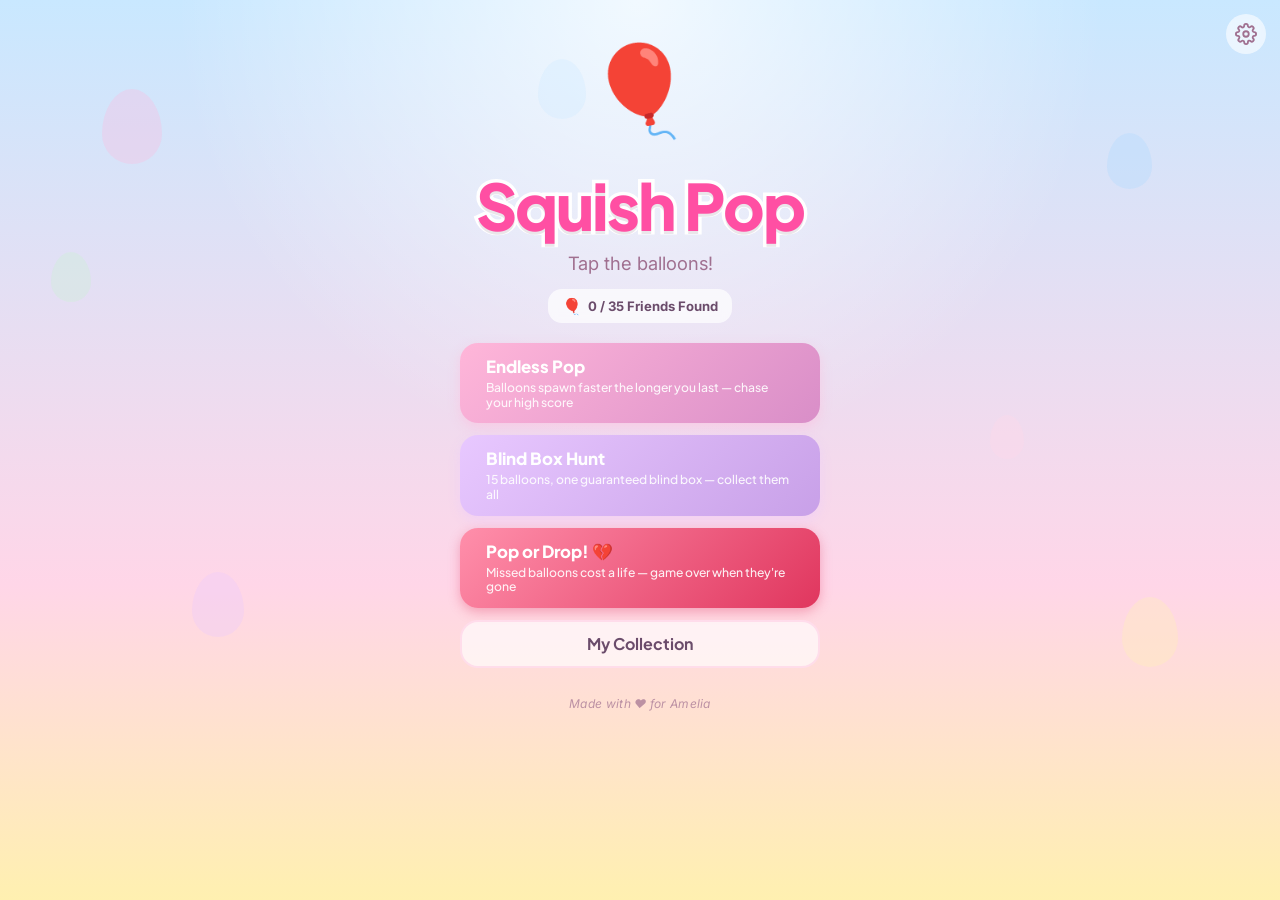
<file: index.html>
<!DOCTYPE html>
<html lang="en">
<head>
  <meta charset="UTF-8">
  <meta name="viewport" content="width=device-width, initial-scale=1.0, user-scalable=no, viewport-fit=cover">
  <title>Squish Pop</title>
  <meta name="theme-color" content="#FFB6D9">
  <meta name="mobile-web-app-capable" content="yes">
  <meta name="apple-mobile-web-app-capable" content="yes">
  <meta name="apple-mobile-web-app-status-bar-style" content="default">
  <link rel="preconnect" href="https://fonts.googleapis.com">
  <link rel="preconnect" href="https://fonts.gstatic.com" crossorigin>
  <link href="https://fonts.googleapis.com/css2?family=Inter:wght@400;500;600;700;800&family=Plus+Jakarta+Sans:wght@600;700;800&display=swap" rel="stylesheet">
  <link rel="manifest" href="manifest.json">
  <link rel="stylesheet" href="style.css">
</head>
<body>

  <!-- Menu Screen -->
  <div id="screen-menu" class="screen active">
    <div class="menu-deco" aria-hidden="true">
      <div class="menu-balloon menu-balloon-1"></div>
      <div class="menu-balloon menu-balloon-2"></div>
      <div class="menu-balloon menu-balloon-3"></div>
      <div class="menu-balloon menu-balloon-4"></div>
      <div class="menu-balloon menu-balloon-5"></div>
      <div class="menu-balloon menu-balloon-6"></div>
      <div class="menu-balloon menu-balloon-7"></div>
    </div>
    <button class="btn-settings-cog" id="btn-settings" aria-label="Settings">
      <svg viewBox="0 0 24 24" width="22" height="22" fill="none" stroke="currentColor" stroke-width="2" stroke-linecap="round" stroke-linejoin="round"><circle cx="12" cy="12" r="3"/><path d="M19.4 15a1.65 1.65 0 00.33 1.82l.06.06a2 2 0 01-2.83 2.83l-.06-.06a1.65 1.65 0 00-1.82-.33 1.65 1.65 0 00-1 1.51V21a2 2 0 01-4 0v-.09A1.65 1.65 0 009 19.4a1.65 1.65 0 00-1.82.33l-.06.06a2 2 0 01-2.83-2.83l.06-.06A1.65 1.65 0 004.68 15a1.65 1.65 0 00-1.51-1H3a2 2 0 010-4h.09A1.65 1.65 0 004.6 9a1.65 1.65 0 00-.33-1.82l-.06-.06a2 2 0 012.83-2.83l.06.06A1.65 1.65 0 009 4.68a1.65 1.65 0 001-1.51V3a2 2 0 014 0v.09a1.65 1.65 0 001 1.51 1.65 1.65 0 001.82-.33l.06-.06a2 2 0 012.83 2.83l-.06.06A1.65 1.65 0 0019.4 9a1.65 1.65 0 001.51 1H21a2 2 0 010 4h-.09a1.65 1.65 0 00-1.51 1z"/></svg>
    </button>
    <div class="menu-logo">🎈</div>
    <h1 class="title bubble-text">Squish Pop</h1>
    <p class="subtitle">Tap the balloons!</p>
    <div id="menu-stats" class="menu-stats"></div>
    <div class="menu-buttons">
      <button class="btn btn-primary btn-mode" id="btn-endless">
        <span class="btn-mode-title">Endless Pop</span>
        <span class="btn-mode-desc">Balloons spawn faster the longer you last — chase your high score</span>
      </button>
      <button class="btn btn-secondary btn-mode" id="btn-hunt">
        <span class="btn-mode-title">Blind Box Hunt</span>
        <span class="btn-mode-desc">15 balloons, one guaranteed blind box — collect them all</span>
      </button>
      <button class="btn btn-lives btn-mode" id="btn-lives">
        <span class="btn-mode-title">Pop or Drop! 💔</span>
        <span class="btn-mode-desc">Missed balloons cost a life — game over when they're gone</span>
      </button>
      <button class="btn btn-ghost" id="btn-album">My Collection</button>
    </div>
    <div class="menu-footer">Made with ❤️ for Amelia</div>
  </div>

  <!-- Game Screen -->
  <div id="screen-game" class="screen">
    <div class="game-hud">
      <button class="btn-back" id="btn-back-game">←</button>
      <div class="score-display">
        <span id="score">0</span>
        <span class="score-label">pops</span>
      </div>
      <div class="hud-right">
        <div class="lives-display hidden" id="lives-display"></div>
        <div class="hud-mode" id="hud-mode"></div>
      </div>
    </div>
    <div class="combo-display" id="combo-display"></div>
    <div id="game-area"></div>
    <div id="mascot">🐾</div>

    <!-- Blind Box Reveal Modal -->
    <div id="collect-reveal" class="modal-overlay hidden">
      <div class="modal-card">
        <div class="modal-sparkles">✨✨✨</div>
        <div id="collect-new" class="collect-new-badge" style="display:none">NEW!</div>
        <div id="collect-emoji" class="collect-emoji">🐱</div>
        <div id="collect-name" class="collect-name">Galaxy Kitten</div>
        <div id="collect-rarity" class="collect-rarity">Ultra Rare!</div>
        <div class="collect-auto-close">Added to album ✨</div>
      </div>
    </div>

    <!-- Round End / Game Over Modal -->
    <div id="round-end" class="modal-overlay hidden">
      <div class="modal-card">
        <div id="round-end-emoji" style="font-size:3rem">🎉</div>
        <h2 id="round-end-title">Round over!</h2>
        <p id="round-score-text"></p>
        <button class="btn btn-primary" id="btn-play-again">Play Again</button>
        <button class="btn btn-ghost" id="btn-to-menu">Menu</button>
      </div>
    </div>
  </div>

  <!-- Album Screen -->
  <div id="screen-album" class="screen screen-scroll">
    <div class="screen-header">
      <button class="btn-back" id="btn-back-album">←</button>
      <h2 class="bubble-text">My Collection</h2>
    </div>
    <div id="album-progress" class="album-progress"></div>
    <div id="album-grid" class="album-grid"></div>
  </div>

  <!-- Settings Screen -->
  <div id="screen-settings" class="screen screen-scroll">
    <div class="screen-header">
      <button class="btn-back" id="btn-back-settings">←</button>
      <h2 class="bubble-text">Settings</h2>
    </div>
    <div class="settings-list">
      <label class="setting-row">
        <span>Sound effects</span>
        <input type="checkbox" id="toggle-sound" checked>
      </label>
      <div class="setting-row">
        <span>Difficulty</span>
        <select id="select-difficulty">
          <option value="easy">Easy 🌸</option>
          <option value="normal" selected>Normal ✨</option>
          <option value="hard">Hard 🔥</option>
        </select>
      </div>
    </div>
  </div>

  <script src="js/storage.js"></script>
  <script src="js/audio.js"></script>
  <script src="js/collectibles.js"></script>
  <script src="js/game.js"></script>
  <script src="js/album.js"></script>
  <script src="js/app.js"></script>
</body>
</html>
</file>
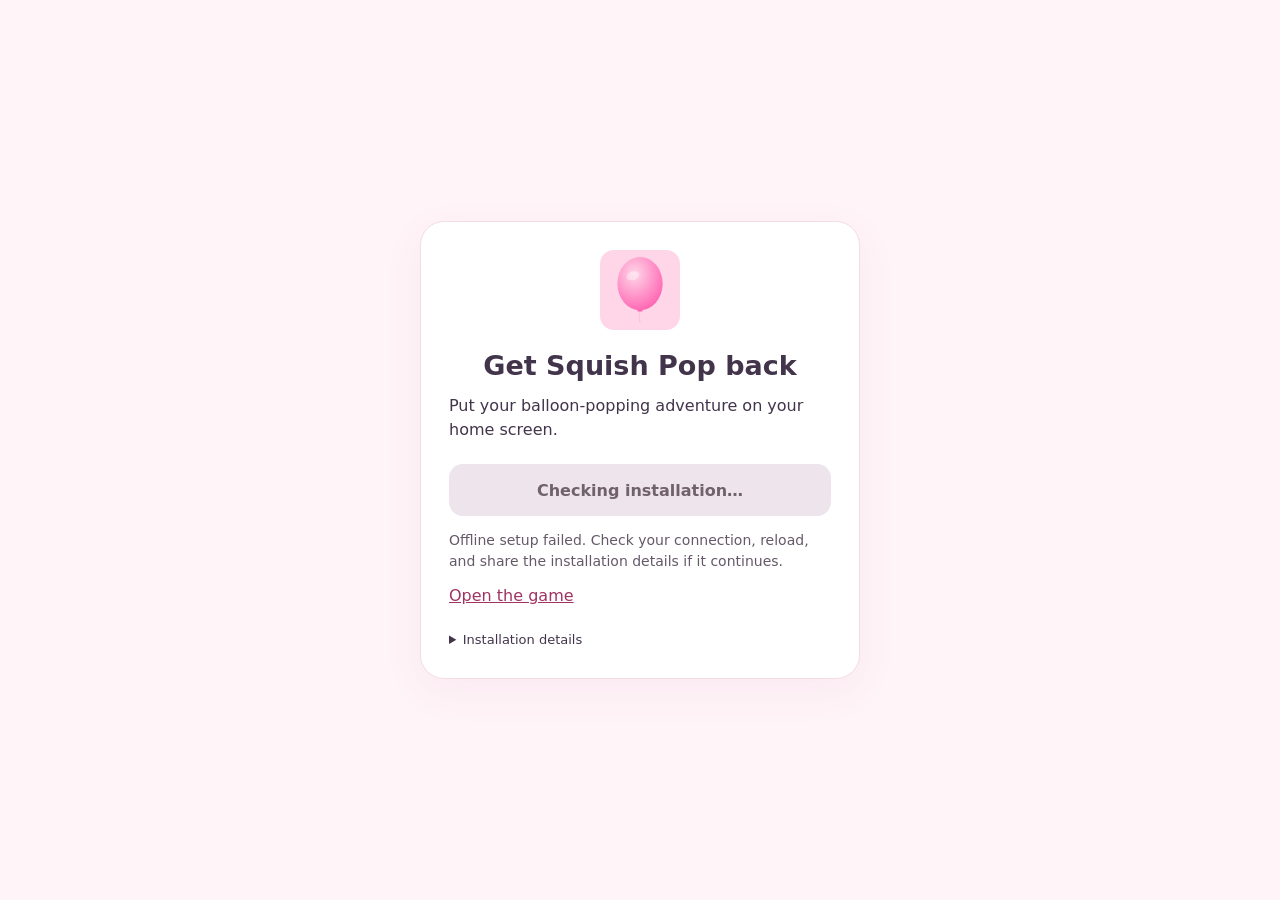
<file: install.html>
<!doctype html>
<html lang="en">
<head>
  <meta charset="UTF-8">
  <meta name="viewport" content="width=device-width, initial-scale=1, viewport-fit=cover">
  <meta name="theme-color" content="#FFB6D9">
  <link rel="manifest" href="manifest.json">
  <link rel="icon" href="icons/icon.svg" type="image/svg+xml">
  <title>Install Squish Pop</title>
  <style>
    * { box-sizing: border-box; }
    body { margin: 0; min-height: 100dvh; display: grid; place-items: center; padding: 24px; background: #fff4f8; color: #42344b; font: 16px/1.5 system-ui, sans-serif; }
    main { width: 100%; max-width: 440px; padding: 28px; background: #fff; border: 1px solid #f4dce7; border-radius: 24px; box-shadow: 0 12px 40px #a5557910; }
    .icon { width: 80px; height: 80px; display: block; margin: 0 auto 20px; }
    h1 { font-size: 27px; line-height: 1.2; margin: 0 0 12px; text-align: center; }
    p { margin: 12px 0; }
    button { display: block; width: 100%; min-height: 52px; margin: 22px 0 14px; border: 0; border-radius: 14px; padding: 12px; background: #d9538b; color: #fff; font: 700 16px system-ui, sans-serif; cursor: pointer; }
    button:disabled { background: #eee4eb; color: #70616b; cursor: default; }
    button:focus-visible, a:focus-visible { outline: 3px solid #7357aa; outline-offset: 4px; }
    #status { color: #655969; font-size: 14px; }
    a { color: #9f3462; }
    details { margin-top: 22px; font-size: 13px; }
    pre { white-space: pre-wrap; overflow-wrap: anywhere; background: #faf4f7; padding: 12px; border-radius: 10px; }
  </style>
</head>
<body>
  <main>
    <img class="icon" src="icons/icon.svg" alt="" width="80" height="80">
    <h1>Get Squish Pop back</h1>
    <p>Put your balloon-popping adventure on your home screen.</p>
    <button id="install" type="button" disabled>Checking installation…</button>
    <p id="status" role="status">Keep this page open while Chrome checks whether it can offer installation.</p>
    <p><a href="./">Open the game</a></p>
    <details><summary>Installation details</summary><pre id="out"></pre></details>
  </main>
  <script>
    const button = document.getElementById('install');
    const status = document.getElementById('status');
    const out = document.getElementById('out');
    const log = (message) => { out.textContent += message + '\n'; };
    let pendingInstall;
    let installationReported = false;

    window.addEventListener('beforeinstallprompt', (event) => {
      event.preventDefault();
      pendingInstall = event;
      button.disabled = false;
      button.textContent = 'Install Squish Pop';
      status.textContent = 'Ready! Tap Install Squish Pop to open Chrome’s direct installation prompt.';
      log('beforeinstallprompt received');
    });

    window.addEventListener('appinstalled', () => {
      installationReported = true;
      pendingInstall = null;
      button.disabled = true;
      button.textContent = 'Installation reported';
      status.textContent = 'Chrome reported installation. Look for Squish Pop in your app list and open it from there.';
      log('appinstalled received');
    });

    button.addEventListener('click', async () => {
      if (!pendingInstall) return;
      const event = pendingInstall;
      pendingInstall = null;
      button.disabled = true;
      button.textContent = 'Opening installation…';
      try {
        await event.prompt();
        const choice = await event.userChoice;
        log('direct prompt outcome: ' + choice.outcome);
        if (!installationReported) {
          button.textContent = 'Reload to try again';
          status.textContent = choice.outcome === 'accepted'
            ? 'Installation accepted. Wait for Chrome to finish, then check your app list. Acceptance alone does not confirm completion.'
            : 'The prompt was dismissed. Reload this page to try again.';
        }
      } catch (error) {
        log('direct prompt failed: ' + error);
        button.textContent = 'Reload to try again';
        status.textContent = 'Chrome could not open the prompt. Reload and try again, or share the installation details below.';
      }
    });

    log('URL: ' + location.href);
    log('Browser: ' + navigator.userAgent);
    log('Secure context: ' + window.isSecureContext);
    if ('serviceWorker' in navigator) {
      navigator.serviceWorker.register('sw.js').then((registration) => {
        log('Service worker scope: ' + registration.scope);
        return registration.update();
      }).catch((error) => {
        log('Service worker failed: ' + error);
        if (!pendingInstall && !installationReported) status.textContent = 'Offline setup failed. Check your connection, reload, and share the installation details if it continues.';
      });
    } else log('Service workers unsupported');

    setTimeout(() => {
      if (pendingInstall || installationReported) return;
      button.textContent = 'Waiting for Chrome…';
      status.textContent = 'Chrome has not offered a direct prompt yet. Open the game, then return and reload this page. If it still waits, share the installation details below. This does not prove the app is already installed.';
      log('No direct prompt observed after 12 seconds');
    }, 12000);
  </script>
</body>
</html>
</file>
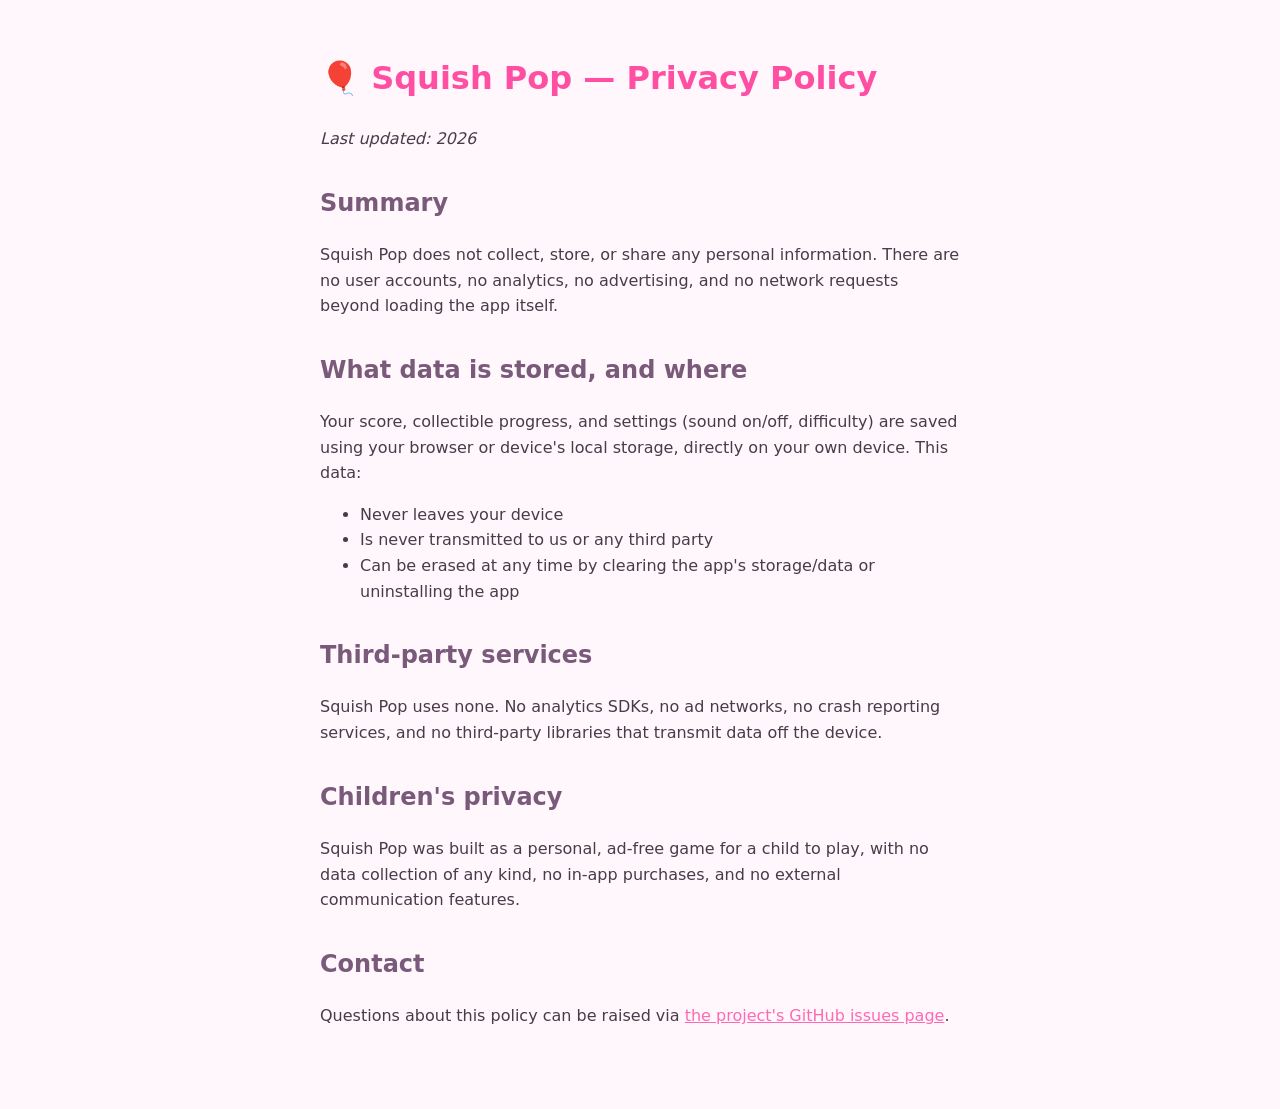
<file: privacy.html>
<!DOCTYPE html>
<html lang="en">
<head>
  <meta charset="UTF-8">
  <meta name="viewport" content="width=device-width, initial-scale=1.0">
  <title>Squish Pop — Privacy Policy</title>
  <style>
    body {
      font-family: system-ui, -apple-system, BlinkMacSystemFont, 'Segoe UI', sans-serif;
      max-width: 640px;
      margin: 0 auto;
      padding: 32px 20px 64px;
      line-height: 1.6;
      color: #4a3a4a;
      background: #FFF7FB;
    }
    h1 { color: #FF4FA3; }
    h2 { color: #7a5a7a; margin-top: 32px; }
    a { color: #FF69B4; }
  </style>
</head>
<body>
  <h1>🎈 Squish Pop — Privacy Policy</h1>
  <p><em>Last updated: 2026</em></p>

  <h2>Summary</h2>
  <p>Squish Pop does not collect, store, or share any personal information. There are no user accounts, no analytics, no advertising, and no network requests beyond loading the app itself.</p>

  <h2>What data is stored, and where</h2>
  <p>Your score, collectible progress, and settings (sound on/off, difficulty) are saved using your browser or device's local storage, directly on your own device. This data:</p>
  <ul>
    <li>Never leaves your device</li>
    <li>Is never transmitted to us or any third party</li>
    <li>Can be erased at any time by clearing the app's storage/data or uninstalling the app</li>
  </ul>

  <h2>Third-party services</h2>
  <p>Squish Pop uses none. No analytics SDKs, no ad networks, no crash reporting services, and no third-party libraries that transmit data off the device.</p>

  <h2>Children's privacy</h2>
  <p>Squish Pop was built as a personal, ad-free game for a child to play, with no data collection of any kind, no in-app purchases, and no external communication features.</p>

  <h2>Contact</h2>
  <p>Questions about this policy can be raised via <a href="https://github.com/Lanthanum89/squish-pop/issues">the project's GitHub issues page</a>.</p>
</body>
</html>
</file>
<file: style.css>
* {
  box-sizing: border-box;
  margin: 0;
  padding: 0;
  -webkit-tap-highlight-color: transparent;
  user-select: none;
  touch-action: manipulation;
}

:root {
  --pink:        #FFB6D9;
  --pink-light:  #FFD6E8;
  --pink-bold:   #FF4FA3;
  --blue:        #A8D8FF;
  --blue-light:  #C9E8FF;
  --purple:      #E8C8FF;
  --purple-bold: #B87CE8;
  --green:       #C8F0CC;
  --yellow:      #FFF0B0;
  --text:        #6b4c6b;
  --text-light:  #a07090;
  --radius:      20px;
  --font-body:   'Inter', system-ui, -apple-system, BlinkMacSystemFont, 'Segoe UI', sans-serif;
  --font-display:'Plus Jakarta Sans', 'Inter', system-ui, -apple-system, BlinkMacSystemFont, 'Segoe UI', sans-serif;
  --content-max:  640px;
  --hud-height:   64px;
}

html {
  -webkit-text-size-adjust: 100%;
}

html, body {
  height: 100%;
  overflow: hidden;
  font-family: var(--font-body);
  background:
    radial-gradient(circle at top, rgba(255,255,255,.75) 0%, rgba(255,255,255,0) 42%),
    linear-gradient(180deg, var(--blue-light) 0%, var(--pink-light) 65%, var(--yellow) 100%);
  color: var(--text);
}

/* ── Bubble outline heading style ─────────────────────────────── */
.bubble-text {
  -webkit-text-stroke: 0.11em #fff;
  paint-order: stroke fill;
  text-shadow: 0 3px 0 rgba(107,76,107,.14);
}

body {
  line-height: 1.4;
}

h1, h2, .btn, .score-display, .screen-header h2, .modal-card {
  font-family: var(--font-display);
}

/* ── Screens ────────────────────────────────────────────────── */
.screen {
  position: fixed;
  inset: 0;
  display: flex;
  flex-direction: column;
  align-items: center;
  justify-content: center;
  opacity: 0;
  pointer-events: none;
  transition: opacity 0.2s ease;
  padding: clamp(16px, 3vw, 28px);
}
.screen.active {
  opacity: 1;
  pointer-events: all;
}
.screen-scroll {
  justify-content: flex-start;
  overflow-y: auto;
  padding: 0;
}

/* ── Menu ───────────────────────────────────────────────────── */
#screen-menu {
  position: relative;
  overflow: hidden;
}

.menu-logo   { font-size: clamp(68px, 14vw, 88px); margin-bottom: 10px; }
.title       { font-size: clamp(2.3rem, 6vw, 4rem); font-weight: 800; letter-spacing: -0.03em; color: var(--pink-bold); }
.subtitle    { font-size: clamp(1rem, 2.5vw, 1.15rem); color: var(--text-light); margin-bottom: 12px; }
.menu-buttons {
  display: flex;
  flex-direction: column;
  gap: 12px;
  width: 100%;
  max-width: 340px;
}
.menu-footer {
  margin-top: 28px;
  color: var(--text-light);
  font-size: 0.75rem;
  font-style: italic;
  letter-spacing: 0.3px;
  opacity: 0.7;
}

/* Menu stats */
.menu-stats {
  display: flex;
  align-items: center;
  justify-content: center;
  gap: 16px;
  margin-bottom: 20px;
  flex-wrap: wrap;
}
.menu-stat {
  display: flex;
  align-items: center;
  gap: 6px;
  background: rgba(255,255,255,.7);
  padding: 6px 14px;
  border-radius: 14px;
  font-size: 0.82rem;
  font-weight: 700;
  color: var(--text);
  backdrop-filter: blur(4px);
}
.menu-stat-icon {
  font-size: 1rem;
}

/* Menu floating balloons */
.menu-deco {
  position: absolute;
  inset: 0;
  pointer-events: none;
  z-index: 0;
  overflow: hidden;
}
.menu-balloon {
  position: absolute;
  border-radius: 50% 50% 50% 50% / 60% 60% 40% 40%;
  opacity: 0.3;
  animation: menuFloat 5.6s ease-in-out infinite alternate;
}
.menu-balloon-1 {
  width: 60px; height: 75px;
  background: var(--pink);
  top: 12%; left: 8%;
  animation-delay: 0s;
}
.menu-balloon-2 {
  width: 45px; height: 56px;
  background: var(--blue);
  top: 18%; right: 10%;
  animation-delay: -1.8s;
  animation-duration: 6.4s;
}
.menu-balloon-3 {
  width: 52px; height: 65px;
  background: var(--purple);
  bottom: 14%; left: 15%;
  animation-delay: -2.4s;
  animation-duration: 5.9s;
}
.menu-balloon-4 {
  width: 40px; height: 50px;
  background: var(--green);
  top: 34%; left: 4%;
  animation-delay: -1.2s;
  animation-duration: 5.2s;
}
.menu-balloon-5 {
  width: 56px; height: 70px;
  background: var(--yellow);
  bottom: 10%; right: 8%;
  animation-delay: -3.4s;
  animation-duration: 6.1s;
}
.menu-balloon-6 {
  width: 34px; height: 44px;
  background: var(--pink-light);
  top: 56%; right: 20%;
  animation-delay: -0.9s;
  animation-duration: 4.8s;
}
.menu-balloon-7 {
  width: 48px; height: 60px;
  background: var(--blue-light);
  top: 8%; left: 42%;
  animation-delay: -2.8s;
  animation-duration: 5.4s;
}
@keyframes menuFloat {
  0%   { transform: translateY(0) rotate(-5deg); }
  100% { transform: translateY(-26px) rotate(5deg); }
}

/* Settings cog */
.btn-settings-cog {
  position: absolute;
  top: calc(14px + env(safe-area-inset-top));
  right: 14px;
  background: rgba(255,255,255,.6);
  border: none;
  border-radius: 50%;
  width: 40px;
  height: 40px;
  display: flex;
  align-items: center;
  justify-content: center;
  cursor: pointer;
  color: var(--text-light);
  transition: transform 0.2s, background 0.2s;
  z-index: 10;
  backdrop-filter: blur(4px);
}
.btn-settings-cog:active {
  transform: scale(0.9) rotate(30deg);
  background: rgba(255,255,255,.85);
}
.btn-settings-cog:focus-visible {
  outline: 3px solid rgba(255,182,217,.85);
  outline-offset: 2px;
}

/* ── Buttons ────────────────────────────────────────────────── */
.btn {
  min-height: 48px;
  padding: 14px 28px;
  border: none;
  border-radius: 18px;
  font-size: 1rem;
  font-weight: 700;
  cursor: pointer;
  transition: transform 0.12s ease, box-shadow 0.12s ease, filter 0.12s ease;
  line-height: 1;
}
.btn:active { transform: scale(0.93); }

.btn-mode {
  display: flex;
  flex-direction: column;
  align-items: flex-start;
  gap: 3px;
  min-height: 72px;
  padding: 14px 26px;
  text-align: left;
  line-height: 1.2;
}
.btn-mode-title {
  font-size: 1.05rem;
  font-weight: 800;
}
.btn-mode-desc {
  font-size: 0.76rem;
  font-weight: 500;
  opacity: 0.9;
}
.btn:focus-visible,
.btn-back:focus-visible,
.setting-row select:focus-visible {
  outline: 3px solid rgba(255,182,217,.85);
  outline-offset: 2px;
}

.btn-primary {
  background: linear-gradient(135deg, var(--pink), #d98ec8);
  color: #fff;
  box-shadow: 0 4px 12px rgba(255,182,217,.45);
}
.btn-secondary {
  background: linear-gradient(135deg, var(--purple), #c8a0e8);
  color: #fff;
  box-shadow: 0 4px 12px rgba(232,200,255,.45);
}
.btn-ghost {
  background: rgba(255,255,255,.65);
  color: var(--text);
  border: 2px solid rgba(255,182,217,.35);
}
.btn-lives {
  background: linear-gradient(135deg, #FF8FAB, #e0365e);
  color: #fff;
  box-shadow: 0 4px 12px rgba(224,54,94,.35);
}
.btn-back {
  background: rgba(255,255,255,.75);
  border: none;
  border-radius: 50%;
  width: 44px;
  height: 44px;
  font-size: 1.2rem;
  cursor: pointer;
  flex-shrink: 0;
  display: flex;
  align-items: center;
  justify-content: center;
}

/* ── Game HUD ───────────────────────────────────────────────── */
.game-hud {
  position: fixed;
  top: 0; left: 0; right: 0;
  display: flex;
  align-items: center;
  gap: 10px;
  padding: 12px 14px;
  padding-top: calc(12px + env(safe-area-inset-top));
  min-height: var(--hud-height);
  background: rgba(255,255,255,.78);
  backdrop-filter: blur(12px);
  border-bottom: 1px solid rgba(255,255,255,.5);
  z-index: 20;
}
.score-display {
  display: flex;
  align-items: baseline;
  gap: 5px;
  flex: 1;
  justify-content: center;
}
#score       { font-size: clamp(1.75rem, 5vw, 2.2rem); font-weight: 800; }
.score-label { font-size: 0.85rem; color: var(--text-light); }
.hud-mode    { font-size: 0.78rem; color: var(--text-light); font-weight: 600; white-space: nowrap; }
.hud-right   { display: flex; flex-direction: column; align-items: flex-end; gap: 2px; }

.lives-display {
  display: flex;
  gap: 1px;
  font-size: 1rem;
  line-height: 1;
}
.lives-display.hidden { display: none; }
.heart-lost { filter: grayscale(1) opacity(0.35); }

@keyframes missFlash {
  from { opacity: 1; }
  to   { opacity: 0; }
}
.miss-flash {
  position: fixed;
  inset: 0;
  background: rgba(220, 38, 70, 0.22);
  pointer-events: none;
  z-index: 99;
  animation: missFlash 0.42s ease-out forwards;
}

.combo-display {
  position: fixed;
  top: calc(var(--hud-height) + 6px + env(safe-area-inset-top));
  left: 50%;
  transform: translateX(-50%);
  background: rgba(255,255,255,.88);
  padding: 5px 16px;
  border-radius: 20px;
  font-size: 1.2rem;
  font-weight: 800;
  white-space: nowrap;
  z-index: 20;
  opacity: 0;
  transition: opacity 0.2s;
  pointer-events: none;
}
.combo-display.active { opacity: 1; }

/* ── Game Area ──────────────────────────────────────────────── */
#game-area {
  position: fixed;
  inset: 0;
  top: calc(var(--hud-height) + env(safe-area-inset-top));
  overflow: hidden;
}
#game-area.paused .balloon {
  animation-play-state: paused;
  pointer-events: none;
}

/* ── Balloons ───────────────────────────────────────────────── */
.balloon {
  position: absolute;
  bottom: -120px;
  border-radius: 50% 50% 50% 50% / 60% 60% 40% 40%;
  cursor: pointer;
  animation: floatUp linear forwards;
  display: flex;
  align-items: center;
  justify-content: center;
  box-shadow:
    inset -10px -8px 0 rgba(0,0,0,.1),
    0 6px 16px rgba(0,0,0,.14);
}
.balloon:active { transform: scale(0.88) !important; }
.balloon::before {
  content: '';
  position: absolute;
  top: 10%;
  left: 14%;
  width: 42%;
  height: 32%;
  background: radial-gradient(ellipse at center, rgba(255,255,255,.85) 0%, rgba(255,255,255,0) 72%);
  border-radius: 50%;
  pointer-events: none;
}

.balloon.blind-box {
  animation-name: floatUpGlitter;
  box-shadow:
    0 0 18px rgba(255,182,217,.7),
    inset -8px -5px 0 rgba(0,0,0,.06);
}

.balloon-icon   { font-size: 1.8rem; pointer-events: none; }
.balloon-string {
  position: absolute;
  bottom: -18px;
  left: 50%;
  transform: translateX(-50%);
  width: 2px;
  height: 18px;
  background: rgba(0,0,0,.2);
  border-radius: 1px;
}

@keyframes floatUp {
  0%   { bottom: -120px; transform: translateX(0)                 rotate(0deg);  }
  20%  {                  transform: translateX(var(--wobble, 12px))  rotate(5deg);  }
  40%  {                  transform: translateX(calc(var(--wobble, 12px) * -0.6))  rotate(-3deg); }
  60%  {                  transform: translateX(var(--wobble, 12px))  rotate(4deg);  }
  80%  {                  transform: translateX(calc(var(--wobble, 12px) * -0.8)) rotate(-5deg); }
  100% { bottom: 110%;   transform: translateX(0)                 rotate(0deg);  }
}
@keyframes floatUpGlitter {
  0%   { bottom: -120px; filter: brightness(1)   drop-shadow(0 0 6px rgba(255,182,217,.5)); }
  25%  {                  filter: brightness(1.2) drop-shadow(0 0 12px rgba(200,240,204,.6)); }
  50%  {                  filter: brightness(1.35) drop-shadow(0 0 16px rgba(232,200,255,.7)); }
  75%  {                  filter: brightness(1.15) drop-shadow(0 0 10px rgba(255,240,176,.6)); }
  100% { bottom: 110%;   filter: brightness(1)   drop-shadow(0 0 6px rgba(255,182,217,.5)); }
}

/* ── Particles ──────────────────────────────────────────────── */
.particle {
  position: fixed;
  width: 10px;
  height: 10px;
  border-radius: 50%;
  pointer-events: none;
  animation: burst 0.6s ease-out forwards;
  z-index: 100;
  transform: translate(-50%, -50%);
}
.particle-star {
  border-radius: 2px;
  clip-path: polygon(50% 0%, 61% 35%, 98% 35%, 68% 57%, 79% 91%, 50% 70%, 21% 91%, 32% 57%, 2% 35%, 39% 35%);
}
.particle-heart {
  border-radius: 0;
  clip-path: polygon(50% 85%, 15% 55%, 0% 35%, 0% 18%, 10% 5%, 25% 0%, 40% 5%, 50% 18%, 60% 5%, 75% 0%, 90% 5%, 100% 18%, 100% 35%, 85% 55%);
}
@keyframes burst {
  0%   { transform: translate(-50%,-50%) translate(0,0) scale(1) rotate(0deg);  opacity: 1; }
  50%  { opacity: 0.8; }
  100% { transform: translate(-50%,-50%) translate(var(--dx), var(--dy)) scale(0.3) rotate(180deg); opacity: 0; }
}

/* ── Screen Shake ──────────────────────────────────────────── */
#game-area.shake {
  animation: shakeIt 0.2s ease-out;
}
@keyframes shakeIt {
  0%   { transform: translate(0, 0); }
  25%  { transform: translate(-3px, 2px); }
  50%  { transform: translate(3px, -2px); }
  75%  { transform: translate(-2px, 1px); }
  100% { transform: translate(0, 0); }
}

/* ── Score Bump ────────────────────────────────────────────── */
#score.score-bump {
  animation: scorePop 0.25s ease-out;
}
@keyframes scorePop {
  0%   { transform: scale(1); }
  40%  { transform: scale(1.3); }
  100% { transform: scale(1); }
}

/* ── Milestone Toast ───────────────────────────────────────── */
.milestone-toast {
  position: fixed;
  top: 50%;
  left: 50%;
  transform: translate(-50%, -50%) scale(0.5);
  background: linear-gradient(135deg, rgba(255,255,255,.95), rgba(255,214,232,.9));
  border: 3px solid rgba(255,182,217,.6);
  border-radius: 24px;
  padding: 16px 32px;
  display: flex;
  flex-direction: column;
  align-items: center;
  gap: 4px;
  z-index: 300;
  pointer-events: none;
  animation: milestoneIn 2s ease-out forwards;
  box-shadow: 0 8px 32px rgba(255,182,217,.4);
}
.milestone-count {
  font-family: var(--font-display);
  font-size: 1.6rem;
  font-weight: 800;
  color: var(--text);
}
.milestone-text {
  font-size: 1.2rem;
  font-weight: 700;
  color: var(--text-light);
}
@keyframes milestoneIn {
  0%   { transform: translate(-50%, -50%) scale(0.5); opacity: 0; }
  15%  { transform: translate(-50%, -50%) scale(1.15); opacity: 1; }
  25%  { transform: translate(-50%, -50%) scale(1); opacity: 1; }
  75%  { transform: translate(-50%, -50%) scale(1); opacity: 1; }
  100% { transform: translate(-50%, -60%) scale(0.9); opacity: 0; }
}

/* ── NEW! Badge ────────────────────────────────────────────── */
.collect-new-badge {
  background: linear-gradient(135deg, #FF69B4, #FFD700);
  color: #fff;
  font-family: var(--font-display);
  font-size: 0.85rem;
  font-weight: 800;
  padding: 4px 14px;
  border-radius: 12px;
  letter-spacing: 1px;
  animation: newBadgePulse 0.6s ease-in-out infinite alternate;
}
@keyframes newBadgePulse {
  from { transform: scale(1); box-shadow: 0 2px 8px rgba(255,105,180,.3); }
  to   { transform: scale(1.1); box-shadow: 0 4px 16px rgba(255,105,180,.5); }
}

/* ── Mascot ─────────────────────────────────────────────────── */
#mascot {
  position: fixed;
  bottom: calc(18px + env(safe-area-inset-bottom));
  right: calc(18px + env(safe-area-inset-right));
  font-size: clamp(2.2rem, 6vw, 2.8rem);
  z-index: 15;
  transition: transform 0.3s;
  pointer-events: none;
}
#mascot.excited { animation: mascotDance 0.35s ease-in-out infinite alternate; }
@keyframes mascotDance {
  from { transform: scale(1)   rotate(-10deg); }
  to   { transform: scale(1.2) rotate( 10deg); }
}

/* ── Modals ─────────────────────────────────────────────────── */
.modal-overlay {
  position: fixed;
  inset: 0;
  background: rgba(80,40,80,.45);
  backdrop-filter: blur(4px);
  display: flex;
  align-items: center;
  justify-content: center;
  z-index: 200;
}
.modal-overlay.hidden { display: none; }

.modal-overlay#collect-reveal {
  background: none;
  backdrop-filter: none;
  align-items: flex-start;
  justify-content: flex-end;
  padding: calc(var(--hud-height) + 12px + env(safe-area-inset-top)) 12px 0;
  pointer-events: none;
}

.modal-card {
  background: #fff;
  border-radius: 28px;
  padding: clamp(24px, 5vw, 36px);
  text-align: center;
  display: flex;
  flex-direction: column;
  align-items: center;
  gap: 10px;
  animation: popIn 0.38s cubic-bezier(.34,1.56,.64,1);
  max-width: min(360px, calc(100vw - 32px));
  width: 90%;
}
.modal-overlay#collect-reveal .modal-card {
  width: auto;
  max-width: min(280px, calc(100vw - 24px));
  border-radius: 18px;
  padding: 14px 16px;
  gap: 4px;
  box-shadow: 0 10px 24px rgba(107, 76, 107, 0.16);
}
.modal-overlay#collect-reveal .modal-sparkles {
  font-size: 1rem;
  letter-spacing: 2px;
}
.modal-overlay#collect-reveal .collect-emoji {
  font-size: 2.4rem;
}
.modal-overlay#collect-reveal .collect-name {
  font-size: 1.1rem;
}
.modal-overlay#collect-reveal .collect-rarity {
  margin-bottom: 2px;
}
@keyframes popIn {
  from { transform: scale(0.5); opacity: 0; }
  to   { transform: scale(1);   opacity: 1; }
}

.modal-sparkles  { font-size: 1.4rem; letter-spacing: 4px; }
.collect-emoji   { font-size: 4rem; }
.collect-name    { font-size: 1.4rem; font-weight: 800; }
.collect-rarity  { font-size: 0.95rem; color: var(--text-light); margin-bottom: 6px; }
.collect-auto-close {
  font-size: 0.9rem;
  font-weight: 700;
  color: var(--text-light);
  background: var(--pink-light);
  border-radius: 999px;
  padding: 6px 12px;
}
.rarity-ultra    { color: #b040b0; font-weight: 700; }

.modal-card h2   { font-size: 1.6rem; font-weight: 800; }
.modal-card p    { color: var(--text-light); font-size: 1rem; }

/* ── Screen headers ─────────────────────────────────────────── */
.screen-header {
  display: flex;
  align-items: center;
  gap: 14px;
  padding: 12px 16px;
  width: 100%;
  max-width: var(--content-max);
}
.screen-header h2 { font-size: clamp(1.3rem, 4vw, 1.5rem); font-weight: 800; color: var(--pink-bold); }

/* ── Album ──────────────────────────────────────────────────── */
.album-progress {
  padding: 0 16px 12px;
  width: 100%;
  max-width: var(--content-max);
}
.album-progress-text {
  font-family: var(--font-display);
  font-size: 0.9rem;
  font-weight: 700;
  color: var(--text);
  margin-bottom: 6px;
}
.album-progress-bar {
  position: relative;
  width: 100%;
  height: 12px;
  background: rgba(255,255,255,.6);
  border-radius: 8px;
  box-shadow: inset 0 1px 3px rgba(0,0,0,.08);
}
.album-progress-bar::after {
  content: '⭐';
  position: absolute;
  right: -4px;
  top: 50%;
  transform: translateY(-50%);
  font-size: 15px;
  filter: drop-shadow(0 1px 1px rgba(0,0,0,.18));
}
.album-progress-fill {
  height: 100%;
  border-radius: 8px;
  background: linear-gradient(90deg, var(--pink), var(--purple));
  transition: width 0.4s ease-out;
  min-width: 0;
}
.album-progress-pct {
  font-size: 0.72rem;
  color: var(--text-light);
  font-weight: 600;
  margin-top: 4px;
  text-align: right;
}

.album-grid {
  display: grid;
  grid-template-columns: repeat(3, 1fr);
  gap: 8px;
  padding: 0 16px 24px;
  width: 100%;
  max-width: var(--content-max);
}
.album-card {
  background: #fff;
  border-radius: 18px;
  padding: 10px 5px 8px;
  text-align: center;
  box-shadow: 0 2px 8px rgba(0,0,0,.07);
  transition: transform 0.15s;
  border: 2px solid transparent;
}
.album-card:active { transform: scale(0.96); }

/* Rarity card styles */
.album-card.rarity-common {
  border-color: rgba(200,200,200,.3);
}
.album-card.rarity-rare {
  border-color: rgba(168,216,255,.6);
  box-shadow: 0 2px 12px rgba(168,216,255,.3);
}
.album-card.rarity-ultra {
  border-color: rgba(200,140,230,.5);
  box-shadow: 0 2px 16px rgba(200,140,230,.35);
  background: linear-gradient(135deg, #fff, #fdf0ff);
}

/* Locked cards */
.album-card.locked {
  opacity: 1;
  background: linear-gradient(135deg, var(--purple), var(--purple-bold));
  border-color: transparent;
  box-shadow: 0 3px 10px rgba(184,124,232,.3);
}
.album-card.locked .card-emoji {
  filter: none;
}
.card-emoji-locked {
  font-family: var(--font-display);
  font-weight: 800;
  color: rgba(255,255,255,.95);
  text-shadow: 0 2px 0 rgba(107,76,107,.18);
}
.album-card.locked .card-name,
.album-card.locked .card-rarity-hint {
  color: rgba(255,255,255,.9);
}

.card-emoji  { font-size: 1.7rem; margin-bottom: 4px; }
.card-name   { font-size: 0.65rem; font-weight: 700; color: var(--text); }
.card-rarity {
  font-size: 0.55rem;
  color: var(--text-light);
  text-transform: uppercase;
  letter-spacing: .4px;
  margin-top: 1px;
}
.card-rarity-rare { color: var(--blue); }
.card-rarity-ultra { color: #b060d0; font-weight: 700; }
.card-count  {
  font-size: 0.6rem;
  background: var(--pink-light);
  border-radius: 8px;
  padding: 2px 6px;
  margin-top: 3px;
  display: inline-block;
}

/* Locked card rarity hints */
.card-rarity-hint {
  font-size: 0.55rem;
  margin-top: 2px;
  letter-spacing: 1px;
}

/* ── Settings ───────────────────────────────────────────────── */
.settings-list {
  display: flex;
  flex-direction: column;
  gap: 12px;
  width: 100%;
  max-width: 420px;
  padding: 0 16px 24px;
}
.setting-row {
  display: flex;
  justify-content: space-between;
  align-items: center;
  background: #fff;
  padding: 14px 18px;
  border-radius: 16px;
  font-size: 1rem;
  font-weight: 600;
  color: var(--text);
  cursor: pointer;
  box-shadow: 0 2px 8px rgba(0,0,0,.06);
}
.setting-row input[type="checkbox"] {
  width: 20px;
  height: 20px;
  accent-color: var(--pink);
}
.setting-row select {
  background: var(--pink-light);
  border: none;
  border-radius: 10px;
  padding: 6px 10px;
  font-size: 0.9rem;
  color: var(--text);
  font-weight: 600;
  cursor: pointer;
}

@media (min-width: 768px) {
  :root {
    --hud-height: 68px;
  }

  .menu-buttons {
    max-width: 360px;
  }

  .album-grid {
    grid-template-columns: repeat(4, minmax(0, 1fr));
  }

  .screen-header,
  .album-progress,
  .album-grid,
  .settings-list {
    width: min(100%, 720px);
  }
}

@media (max-width: 767px) {
  .screen {
    justify-content: flex-start;
  }

  .screen-scroll {
    align-items: stretch;
  }

  .game-hud {
    gap: 8px;
    padding-inline: 12px;
  }

  .hud-mode {
    font-size: 0.72rem;
  }

  .combo-display {
    max-width: calc(100vw - 24px);
    font-size: 1rem;
  }
}

@media (max-width: 540px) {
  .screen {
    padding: 14px;
  }

  .menu-buttons,
  .settings-list,
  .screen-header,
  .album-progress,
  .album-grid {
    width: 100%;
  }

  .menu-buttons {
    max-width: none;
  }

  .btn {
    width: 100%;
    padding-inline: 22px;
  }

  .game-hud {
    padding-bottom: 10px;
    padding-top: calc(10px + env(safe-area-inset-top));
    min-height: 60px;
  }

  :root {
    --hud-height: 60px;
  }

  .hud-mode {
    display: none;
  }

  .album-grid {
    grid-template-columns: repeat(3, minmax(0, 1fr));
    gap: 6px;
  }

  .card-emoji {
    font-size: 1.5rem;
  }
}

@media (prefers-reduced-motion: reduce) {
  #game-area.shake { animation: none; }
  #score.score-bump { animation: none; }
  .balloon { animation-duration: 0.01ms !important; }
  .particle { animation-duration: 0.01ms !important; }
  .milestone-toast { animation-duration: 0.01ms !important; }
  .collect-new-badge { animation: none; }
  #mascot.excited { animation: none; }
  .modal-card { animation: none; }
  .menu-balloon { animation: none; }
  .album-progress-fill { transition: none; }
  .miss-flash { display: none; }
}
</file>
